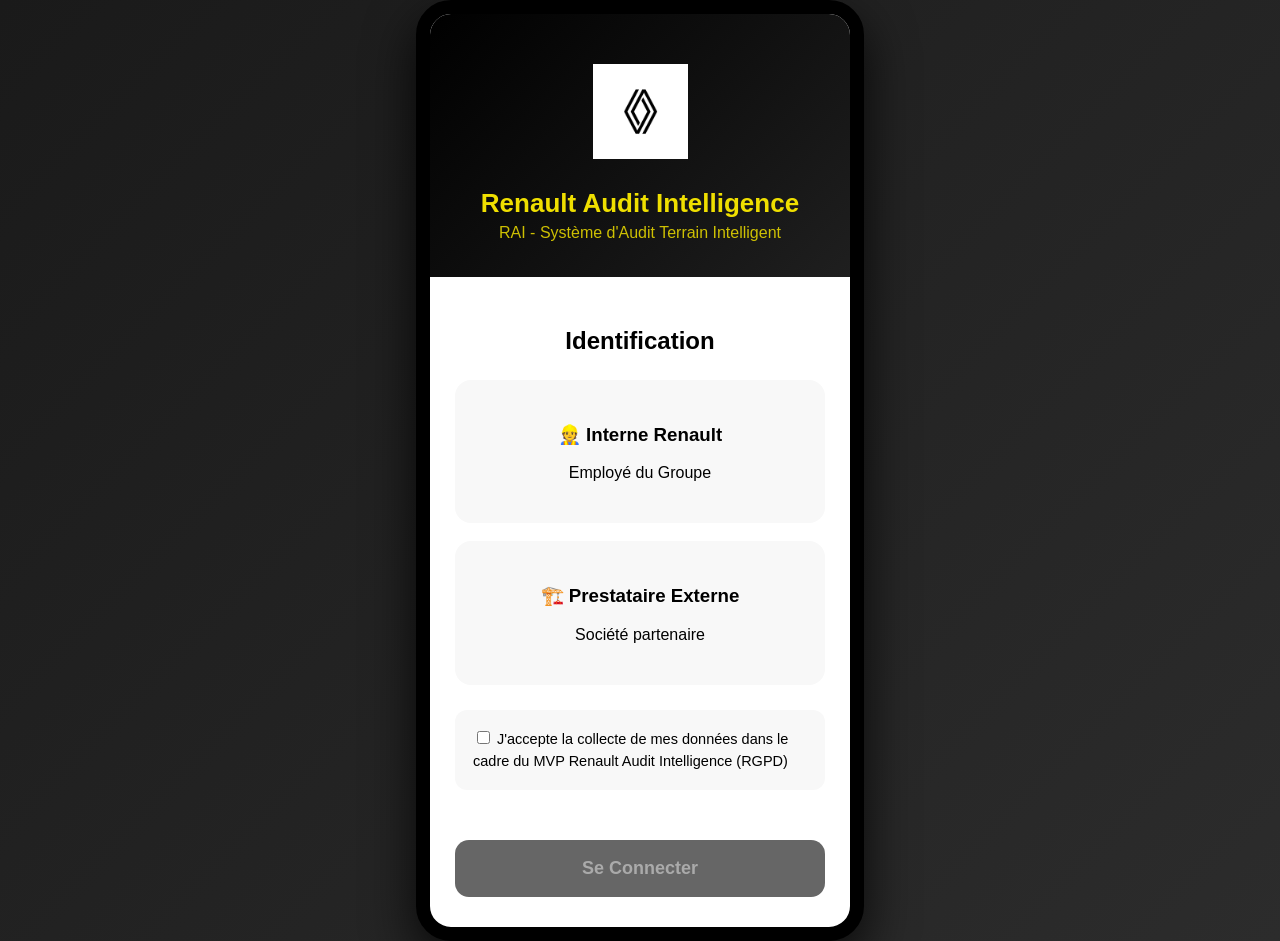
<file: index.html>
<!DOCTYPE html>
<html lang="fr">
<head>
  <meta charset="UTF-8">
  <meta name="viewport" content="width=device-width, initial-scale=1.0">
  <title>Connexion - Renault Audit Intelligence</title>
  <link rel="manifest" href="manifest.json">
  <meta name="theme-color" content="#efdf00">
  <style>
    :root { --black: #000000; --yellow: #efdf00; }
    body { 
      font-family: Arial, sans-serif; 
      background: linear-gradient(135deg, #1a1a1a, #2c2c2c); 
      margin:0; padding:0; color:white; 
      display:flex; justify-content:center; align-items:center; 
      min-height:100vh;
    }
    .phone { 
      max-width:420px; width:100%; background:white; color:black; 
      border-radius:35px; overflow:hidden; 
      box-shadow:0 20px 50px rgba(0,0,0,0.8); 
      border:14px solid var(--black); 
      min-height:680px;
    }
    .header { 
      background: linear-gradient(135deg, var(--black), #1f1f1f); 
      color: var(--yellow); 
      padding: 50px 20px 35px; 
      text-align:center; 
    }
    .logo { height: 95px; margin-bottom: 15px; }
    .title { font-size: 26px; font-weight: bold; margin: 10px 0 5px; }
    .subtitle { font-size: 16px; opacity: 0.85; }

    .container { padding: 30px 25px; }
    .choice { 
      background:#f8f8f8; 
      padding:22px; 
      margin:18px 0; 
      border-radius:16px; 
      text-align:center; 
      cursor:pointer; 
      border:3px solid transparent; 
      transition: all 0.3s;
    }
    .choice.active { 
      border-color:var(--yellow); 
      background:white; 
      box-shadow:0 0 0 5px rgba(239, 223, 0, 0.25);
    }
    input[type="email"] { 
      width:100%; padding:16px; margin-top:12px; 
      border:2px solid #ddd; border-radius:12px; font-size:16px; 
    }
    .consent { 
      margin:25px 0; padding:18px; background:#f8f8f8; 
      border-radius:12px; font-size:14.5px; line-height:1.5; 
    }
    button { 
      background:var(--black); color:var(--yellow); 
      padding:18px; font-size:18px; font-weight:bold; 
      border:none; border-radius:14px; width:100%; 
      margin-top:25px; 
    }
    button:disabled { background:#666; color:#aaa; }
  </style>
</head>
<body>
  <div class="phone">
    <div class="header">
      <img src="logo-renault.png" class="logo" alt="Renault">
      <div class="title">Renault Audit Intelligence</div>
      <div class="subtitle">RAI - Système d'Audit Terrain Intelligent</div>
    </div>

    <div class="container">
      <h2 style="text-align:center; color:var(--black); margin-bottom:25px;">Identification</h2>

      <div class="choice" id="interneChoice" onclick="selectType('interne')">
        <h3>👷 Interne Renault</h3>
        <p>Employé du Groupe</p>
      </div>

      <div class="choice" id="externeChoice" onclick="selectType('externe')">
        <h3>🏗️ Prestataire Externe</h3>
        <p>Société partenaire</p>
      </div>

      <div id="emailInterne" style="display:none;">
        <label>Email Renault</label>
        <input type="email" id="emailInterneInput" placeholder="prenom.nom@renault.com" oninput="toggleButton()">
      </div>

      <div id="emailExterne" style="display:none;">
        <label>Votre Email Professionnel</label>
        <input type="email" id="emailExterneInput" placeholder="votre.email@entreprise.com" oninput="toggleButton()">
      </div>

      <div class="consent">
        <input type="checkbox" id="consentCheck" onchange="toggleButton()">
        <label for="consentCheck" style="display:inline; font-weight:normal;">
          J'accepte la collecte de mes données dans le cadre du MVP Renault Audit Intelligence (RGPD)
        </label>
      </div>

      <button id="btnLogin" disabled onclick="validerLogin()">Se Connecter</button>
    </div>
  </div>

  <script>
    let userType = null;

    function selectType(type) {
      userType = type;
      document.getElementById('interneChoice').classList.toggle('active', type === 'interne');
      document.getElementById('externeChoice').classList.toggle('active', type === 'externe');
      document.getElementById('emailInterne').style.display = type === 'interne' ? 'block' : 'none';
      document.getElementById('emailExterne').style.display = type === 'externe' ? 'block' : 'none';
      toggleButton();
    }

    function toggleButton() {
      const consent = document.getElementById('consentCheck').checked;
      let emailOk = false;
      if (userType === 'interne') emailOk = document.getElementById('emailInterneInput').value.trim() !== '';
      if (userType === 'externe') emailOk = document.getElementById('emailExterneInput').value.trim() !== '';
      document.getElementById('btnLogin').disabled = !(consent && userType && emailOk);
    }

    async function validerLogin() {
      const emailField = userType === 'interne' ? 'emailInterneInput' : 'emailExterneInput';
      const email = document.getElementById(emailField).value.trim();
      if (!email) return alert("Veuillez entrer votre email");

      try {
        await fetch('/api/login', {
          method: 'POST',
          headers: { 'Content-Type': 'application/json' },
          body: JSON.stringify({ 
            email, 
            userType, 
            consentRGPD: true, 
            dateConnexion: new Date().toISOString() 
          })
        });
      } catch (e) {}

      localStorage.setItem('userEmail', email);
      localStorage.setItem('userType', userType);
      window.location.href = "home.html";
    }
  </script>
</body>
</html>
</file>
